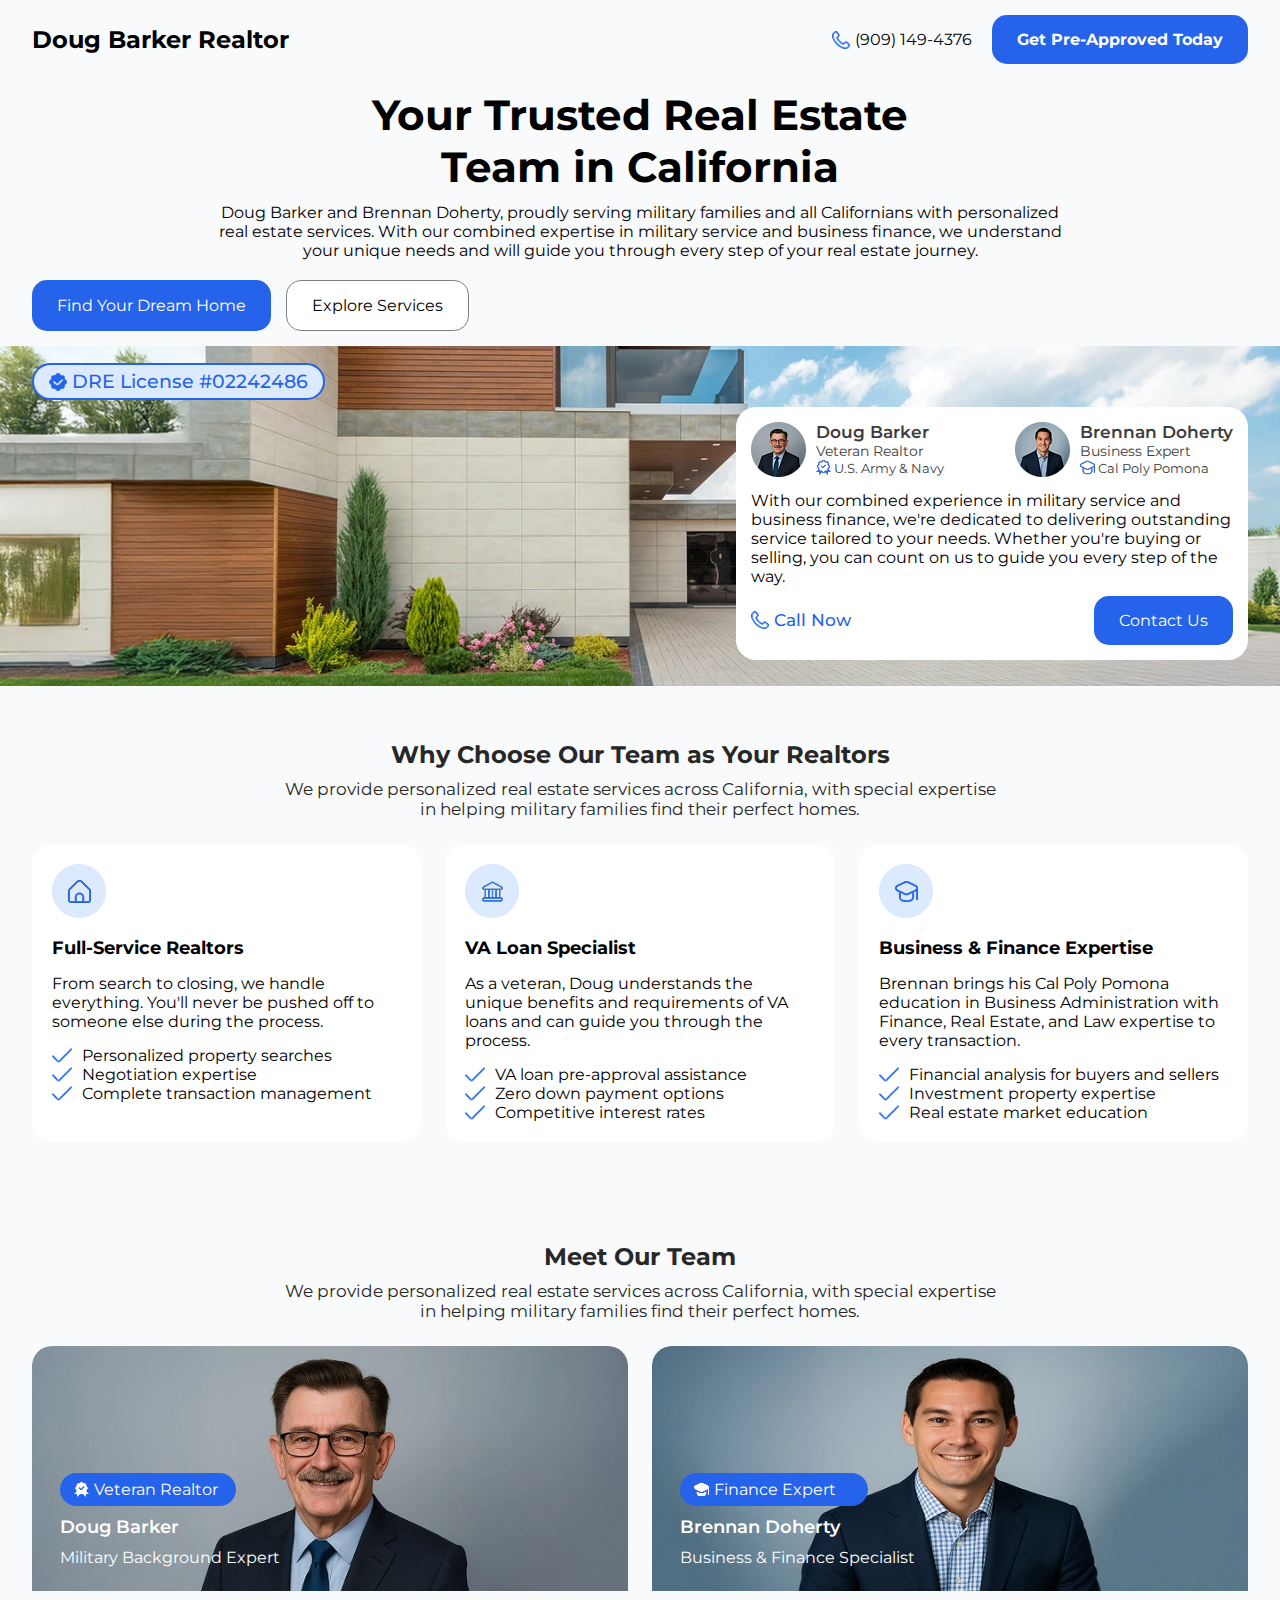
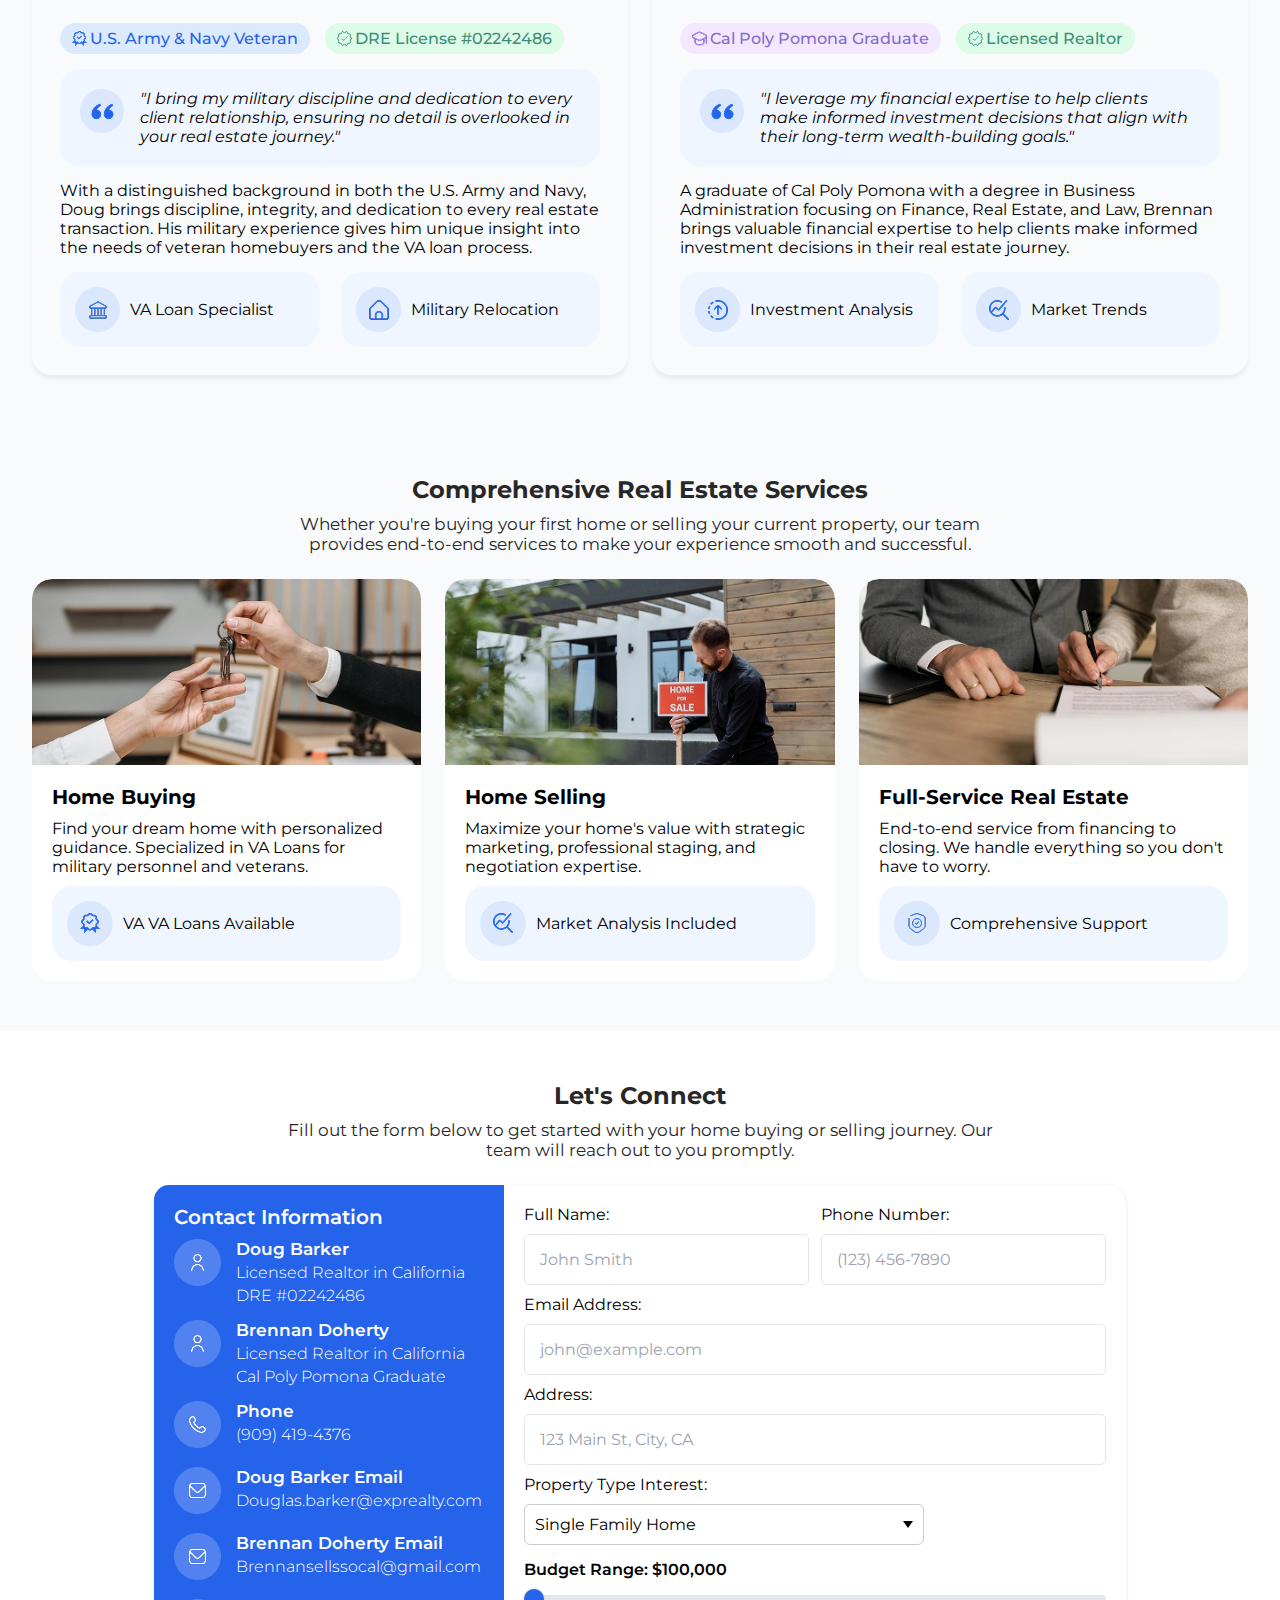
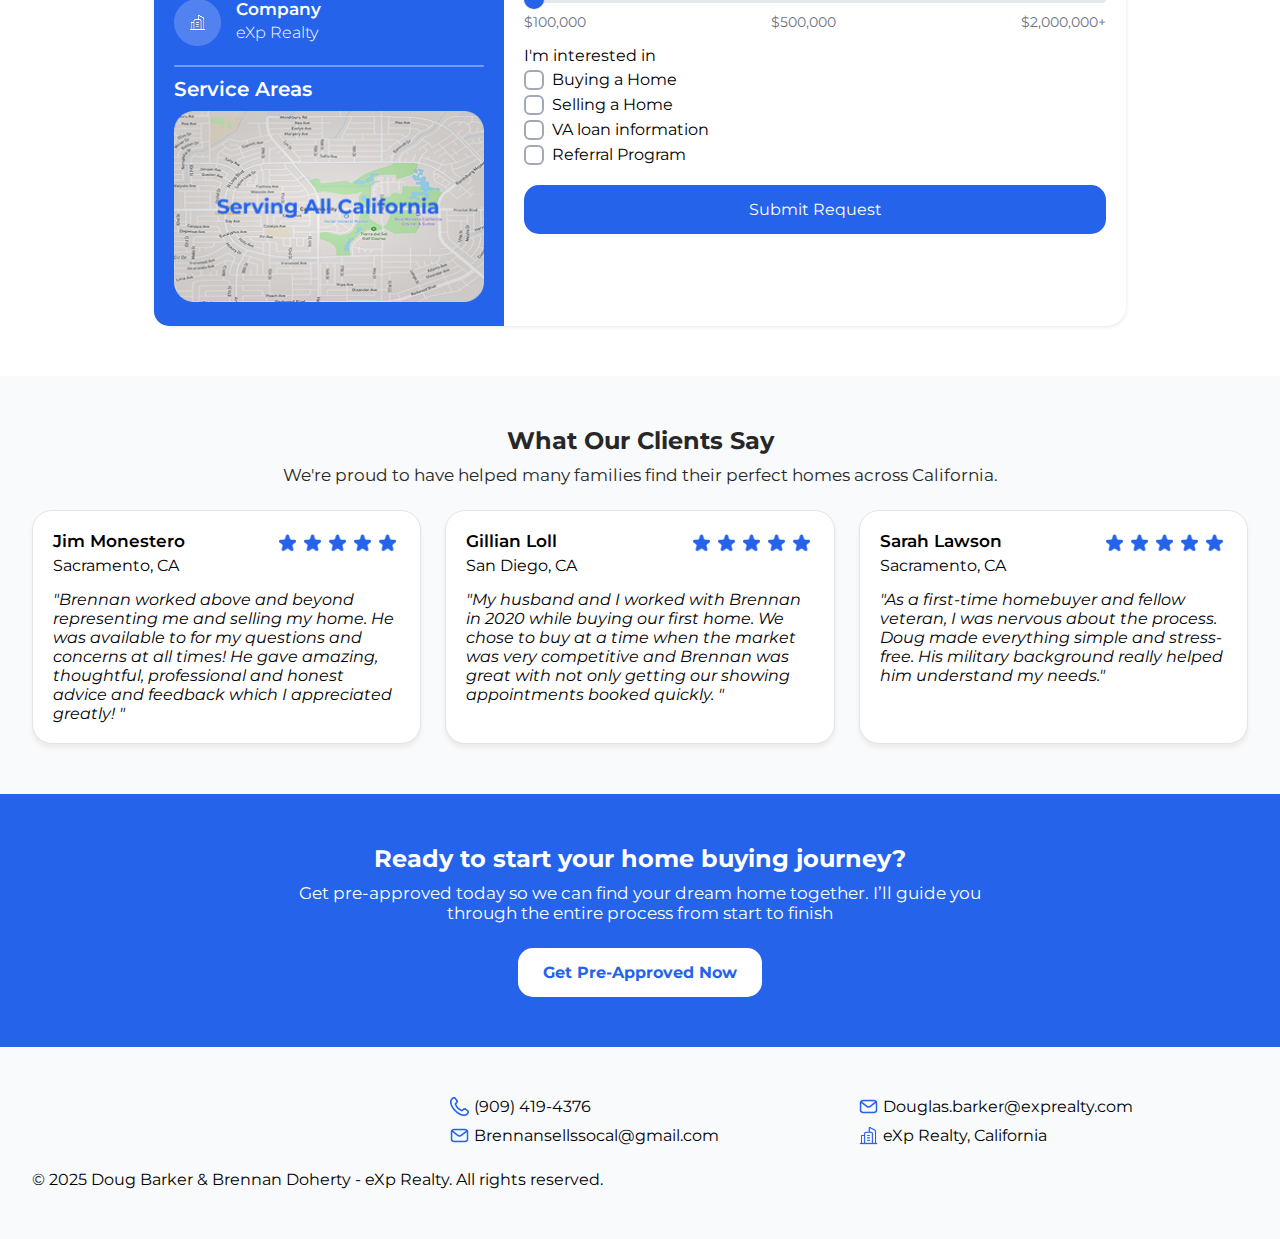
<file: index.html>
<!DOCTYPE html>
<html lang="en">
<head>
 <meta charset="UTF-8">
 <meta name="viewport" content="width=device-width, initial-scale=1.0">
 <title>VA Loans & Real Estate Services | Doug Barker Realtor</title>
 <link rel="stylesheet" href="./style.css">
 <link rel="stylesheet" href="./fonts/montserrat/stylesheet.css">
 <link rel="stylesheet" href="./resp-style.css">
 <meta name="description" content="Helping veterans buy and sell homes with VA loans and full-service real estate support in California.">
 <meta name="keywords" content="realtor california, realtor california city, California realtor, buy home California, sell home, veteran real estate agent, realtor riverside ca, realtor riverside,  Riverside real estate, best realtor san diego, short sale realtor san diego, best realtor san diego tim diamond - compass- sd home team, top realtor san diego, San Diego realtor,  Southern California, Orange County , realtor orange county, San Diego, San Bernardino County Riverside">
 <meta name="author" content="Doug Barker">
 <meta name="robots" content="index, follow">
</head>
<body>
 <div class="toolbar container">
  <h2>Doug Barker Realtor</h2>
  <div class="cta-cont">
   <div class="call-btn">
    <img class="icon" src="./img/icons/phone-icon.png" alt="phone icon">
    <a href="tel:+19091494376">(909) 149-4376</a>

   </div>
   <button>
     <a href="#connect">Get Pre-Approved Today</a>
   </button>
  </div>
 </div>
 <div class="header">
     <header>


          


          <div class="container">
          
           <h1>
            Your Trusted Real Estate Team in California
           </h1>
           <p>
            Doug Barker and Brennan Doherty, proudly serving military families
             and all Californians with personalized real estate services. With
              our combined expertise in military service and business finance,
               we understand your unique needs and will guide you through every
                step of your real estate journey.
           </p>
           <div class="btn-cont">
            <button>
               <a href="#connect">Find Your Dream Home</a>
            </button>
            <button class="sec-btn" for="services">
               
               <a href="#services">Explore Services</a>

          </button>
           </div>
          </div>
          <div class="header-img-container">
               <img src="./img/01background.webp" class="back-img" alt="background">
               <div class="dre-license">
                    <img class="icon" src="./img/icons/shield-trust.png" alt="shiled trust icon">
                    <h3>DRE License #02242486</h3>
                   </div>
          </div>
     

         </header>
         <div class="resp-header">
          <div class="container">
               <h2>
                    Your Trusted Real Estate Team in California
               </h2>
               <h3>Guiding military families and Californians home, together.</h3>
          </div>
          <div class="resp-header-img-cont">
               <img src="./img/rexp-background.webp" alt="image">
               <div class="dre-license">
                    <img class="icon" src="./img/icons/shield-trust.png" alt="shiled trust icon">
                    <h3>DRE License #02242486</h3>
                   </div>
          </div>
          <div class="container">
               <div class="resp-header-btn-cont">
                    <button>Get Pre-Approved Today</button>
                    <button class="sec-btn"><a href="#services" >Explore Services</a></button>
               </div>
          </div>
         </div>




         <div class="partners">
          <div class="partners-cont">
           <div class="partners-item">
            <div class="partners-item-img">
             <img src="./img/partner1.png" alt="partner img">
            </div>
            <div class="partners-item-cont">
             <h2>Doug Barker</h2>
             <h3>Veteran Realtor</h3>
             <h4>U.S. Army & Navy</h4>
            </div>
           </div>
           <div class="partners-item">
            <div class="partners-item-img">
             <img src="./img/partner2.png" alt="partner img">
            </div>
            <div class="partners-item-cont">
             <h2>Brennan Doherty</h2>
             <h3>Business Expert</h3>
             <h4>Cal Poly Pomona</h4>
            </div>
           </div>
          </div>
          <div class="partners-text-cont">
           <p>
            With our combined experience in military service and business finance,
             we're dedicated to delivering outstanding service tailored to your needs. Whether 
            you're buying or selling, you can count on us to guide you every step of the way.
           </p>
           <div class="partners-btn-cont">
            <div class="call-btn">
                 <img class="icon" src="./img/icons/phone-icon.png" alt="phone icon">
                 <p><a  href="tel:+19091494376">Call Now</a></p>
             
                </div>
            <button>
               <a href="#connect">Contact Us</a>
            </button>
           </div>
          </div>
         </div>
 </div>
 <section class="choose">
     <div class="container">
          <h2>Why Choose Our Team as Your Realtors</h2>
     <h3>
          We provide personalized real estate services across California, with
          special expertise in helping military families find their perfect homes.
     </h3>
     <div class="choose-items-cont">
          <div class="choose-item">
               <img src="./img/home.png" alt="home icon">
               <h4>Full-Service Realtors</h4>
               <p>
                    From search to closing, we handle everything. 
                    You'll never be pushed off to someone else during the process.
               </p>
               <ol>
                    <li>Personalized property searches</li>
                    <li>Negotiation expertise</li>
                    <li>Complete transaction management</li>
               </ol>
          </div>
          <div class="choose-item">
               <img src="./img/bank.png" alt="home icon">
               <h4>VA Loan Specialist</h4>
               <p>
                    As a veteran, Doug understands the unique benefits and requirements of 
                    VA loans and can guide you through the process.
               </p>
               <ol>
                    <li>VA loan pre-approval assistance</li>
                    <li>Zero down payment options</li>
                    <li>Competitive interest rates</li>
               </ol>
          </div>
          <div class="choose-item">
               <img src="./img/hat.png" alt="home icon">
               <h4>Business & Finance Expertise</h4>
               <p>
                    Brennan brings his Cal Poly Pomona education in Business Administration 
                    with Finance, Real Estate, and Law expertise to every transaction.
               </p>
               <ol>
                    <li>Financial analysis for buyers and sellers</li>
                    <li>Investment property expertise</li>
                    <li>Real estate market education</li>
               </ol>
          </div>
     </div>
     </div>
 </section>
 <section class="team">
     <div class="container">
          <h2>Meet Our Team</h2>
          <h3>
               We provide personalized real estate services across California,
               with special expertise in helping military families find their perfect homes.
          </h3>
          <div class="team-cont">
               <div class="team-item">
                    <div class="team-item-img">
                         <img class="partner-img" src="./img/partner1img.webp" alt="partner image">
                         <div class="team-img-text-cont">
                              <div class="team-img-text-role">
                                   <img src="./img/icons/badget-check-01.png" alt="">
                                   <p>Veteran Realtor</p>
                              </div>
                              <h4>Doug Barker</h4>
                              <h5>Military Background Expert</h5>
                         </div>
                    </div>
                    <div class="team-item-cont">
                         <div class="benefits">
                              <div class="benefit">
                                   <p>U.S. Army & Navy Veteran</p>
                              </div>
                              <div class="benefit">
                                   <p>DRE License #02242486</p>
                              </div>
                         </div>
                         <div class="message">
                              <img src="./img/quotes.png" alt="quotes">
                              <p>
                                   "I bring my military discipline and dedication to every client relationship,
                               ensuring no detail is overlooked in your real estate journey."
                              </p>
                         </div>
                         <div class="description">
                              With a distinguished background in both the U.S. Army and Navy, Doug
                               brings discipline, integrity, and dedication to every real estate 
                               transaction. His military experience gives him unique
                               insight into the needs of veteran homebuyers and the VA loan process.
                         </div>
                         <div class="spec-cont">
                              <div class="spec-item">
                                   <img src="./img/icons/bank.png" alt="bank icon">
                                   <p>VA Loan Specialist</p>
                              </div>
                              <div class="spec-item">
                                   <img src="./img/icons/home.png" alt="bank icon">
                                   <p>Military Relocation</p>
                              </div>
                         </div>
                    </div>
               </div>
               <div class="team-item">
                    <div class="team-item-img">
                         <img class="partner-img" src="./img/partner2img.webp" alt="partner image">
                         <div class="team-img-text-cont">
                              <div class="team-img-text-role">
                                   <img src="./img/icons/hat-01.png" alt="">
                                   <p>Finance Expert</p>
                              </div>
                              <h4>Brennan Doherty</h4>
                              <h5>Business & Finance Specialist</h5>
                         </div>
                    </div>
                    <div class="team-item-cont">
                         <div class="benefits">
                              <div class="benefit">
                                   <p>Cal Poly Pomona Graduate</p>
                              </div>
                              <div class="benefit">
                                   <p>Licensed Realtor</p>
                              </div>
                         </div>
                         <div class="message">
                              <img src="./img/quotes.png" alt="quotes">
                              <p>
                                   "I leverage my financial expertise to help clients make informed investment 
                                   decisions that align with their long-term wealth-building goals."
                              </p>
                         </div>
                         <div class="description">
                              A graduate of Cal Poly Pomona with a degree in Business Administration 
                              focusing on Finance, Real Estate, and Law, Brennan brings valuable financial expertise
                               to help clients make informed investment decisions in their real estate journey.
                         </div>
                         <div class="spec-cont">
                              <div class="spec-item">
                                   <img src="./img/icons/analyis.png" alt="bank icon">
                                   <p>Investment Analysis</p>
                              </div>
                              <div class="spec-item">
                                   <img src="./img/icons/analyis2.png" alt="bank icon">
                                   <p>Market Trends</p>
                              </div>
                         </div>
                    </div>
               </div>
          </div>
     </div>
 </section>
 <section id="services" class="services">
     <div class="container">
          <h2>Comprehensive Real Estate Services</h2>
          <h3>
               Whether you're buying your first home or selling your current property, our team 
               provides end-to-end services to make your experience smooth and successful.
          </h3>
          <div class="services-cont">
               <div class="service-item">
                    <div class="service-img">
                         <img src="./img/service01.webp" alt="service img">
                    </div>
                    <div class="service-cont">
                         <h4>Home Buying</h4>
                         <p>
                              Find your dream home with personalized guidance. 
                              Specialized in VA Loans for military personnel and veterans.
                         </p>
                         <div class="spec-cont">
                              <div class="spec-item">
                                   <img src="./img/icons/service-icon01.png" alt="verified icon">
                                   <p>VA VA Loans Available</p>
                              </div>
                         </div>
                    </div>
               </div>
               <div class="service-item">
                    <div class="service-img">
                         <img src="./img/service02.webp" alt="service img">
                    </div>
                    <div class="service-cont">
                         <h4>Home Selling</h4>
                         <p>
                              Maximize your home's value with strategic marketing, 
                              professional staging, and negotiation expertise.
                         </p>
                         <div class="spec-cont">
                              <div class="spec-item">
                                   <img src="./img/icons/service-icon02.png" alt="analysis icon">
                                   <p>Market Analysis Included</p>
                              </div>
                         </div>
                    </div>
               </div>
               <div class="service-item">
                    <div class="service-img">
                         <img src="./img/service03.webp" alt="service img">
                    </div>
                    <div class="service-cont">
                         <h4>Full-Service Real Estate</h4>
                         <p>
                              End-to-end service from financing to closing. 
                              We handle everything so you don't have to worry.
                         </p>
                         <div class="spec-cont">
                              <div class="spec-item">
                                   <img src="./img/icons/service-icon03.png" alt="support icon">
                                   <p>Comprehensive Support</p>
                              </div>
                         </div>
                    </div>
               </div>
          </div>
     </div>
 </section>
 <section id="connect" class="connect">
     <div class="container">
          <h2>Let's Connect</h2>
          <h3>
               Fill out the form below to get started with your
                home buying or selling journey. Our team will reach out to you promptly.
          </h3>
          <div class="contact">
               <div class="contact-information">
                    <h2>Contact Information</h2>
                    <div class="contact-items-cont">
                         <div class="contact-item">
                              <div class="contact-icon">
                                   <img src="./img/icons/contact-user.png" alt="user">
                              </div>
                              <div class="contact-text">
                                   <h3>Doug Barker</h3>
                                   <h4>Licensed Realtor in California</h4>
                                   <b>DRE #02242486</b>
                              </div>
                         </div>
                         <div class="contact-item">
                              <div class="contact-icon">
                                   <img src="./img/icons/contact-user.png" alt="user">
                              </div>
                              <div class="contact-text">
                                   <h3>Brennan Doherty</h3>
                                   <h4>Licensed Realtor in California</h4>
                                   <b>Cal Poly Pomona Graduate</b>
                              </div>
                         </div>
                         <div class="contact-item">
                              <div class="contact-icon">
                                   <img src="./img/icons/contact-phone.png" alt="phone">
                              </div>
                              <div class="contact-text">
                                   <h3>Phone</h3>
                                   <h4>(909) 419-4376</h4>
                              </div>
                         </div>
                         <div class="contact-item">
                              <div class="contact-icon">
                                   <img src="./img/icons/contact-email.png" alt="email">
                              </div>
                              <div class="contact-text">
                                   <h3>Doug Barker Email</h3>
                                   <h4>Douglas.barker@exprealty.com</h4>
                              </div>
                         </div>
                         <div class="contact-item">
                              <div class="contact-icon">
                                   <img src="./img/icons/contact-email.png" alt="email">
                              </div>
                              <div class="contact-text">
                                   <h3>Brennan Doherty Email</h3>
                                   <h4>Brennansellssocal@gmail.com</h4>
                              </div>
                         </div>
                         <div class="contact-item">
                              <div class="contact-icon">
                                   <img src="./img/icons/contact-company.png" alt="company">
                              </div>
                              <div class="contact-text">
                                   <h3>Company</h3>
                                   <h4>eXp Realty</h4>
                              </div>
                         </div>
                    </div>
                    <hr>
                    <h2 class="map">Service Areas</h2>
                    <img src="./img/map.png" class="contact-map" alt="map">
               </div>
               <div class="contact-from">
                    <form  id="contactForm">
                         <div class="input-cont">
                              <label>
                                   Full Name: <br>
                                   <input type="text" name="fullName" placeholder="John Smith">

                              </label>
                              <label>
                                   Phone Number: <br>
                                   <input type="text" name="phoneNumber" placeholder="(123) 456-7890">

                              </label>
                         </div>
                         <label>
                              Email Address: <br>
                              <input type="email" name="emailAddress" placeholder="john@example.com">

                         </label>
                         <label>
                              Address: <br>
                              <input type="text" name="address" placeholder="123 Main St, City, CA">

                         </label>
                         
                         <div class="custom-select-wrapper">
                              <label for="propertyType">Property Type Interest:</label><br>
                              <div class="custom-select">
                                <select id="propertyType" name="propertyType">
                                  <option>Single Family Home</option>
                                  <option>Condo</option>
                                  <option>Townhouse</option>
                                  <option>Multi-Family</option>
                                </select>
                              </div>
                            </div>
                            
                         

                            <div class="budget-range">
                              <label for="budget">Budget Range: <span id="budgetValue">$100,000</span></label>
                              <input type="range" id="budget" name="budget" min="100000" max="2000000" step="10000" value="100000">
                              
                              <div class="range-labels">
                                <span>$100,000</span>
                                <span>$500,000</span>
                                <span>$2,000,000+</span>
                              </div>
                            </div>

                          
                            <div class="interested">
                              I'm interested in <br>
                            
                              <label class="custom-checkbox">
                                <input type="checkbox" name="interest[]" value="Buying a Home">
                                <span class="checkmark"></span>
                                Buying a Home
                              </label>
                            
                              <label class="custom-checkbox">
                                <input type="checkbox" name="interest[]" value="Selling a Home">
                                <span class="checkmark"></span>
                                Selling a Home
                              </label>
                            
                              <label class="custom-checkbox">
                                <input type="checkbox" name="interest[]" value="VA loan information">
                                <span class="checkmark"></span>
                                VA loan information
                              </label>
                            
                              <label class="custom-checkbox">
                                <input type="checkbox" name="interest[]" value="Referral Program">
                                <span class="checkmark"></span>
                                Referral Program
                              </label>
                            </div>
                            
                            
                            
                           <button  type="submit">Submit Request</button>
                           <div id="formStatus"></div>
                            
                    </form>
               </div>
          </div>
     </div>
 </section>
 <section class="reviews">
     <div class="container">
          <h2>What Our Clients Say</h2>
          <h3>
               We're proud to have helped many families
               find their perfect homes across California.
          </h3>
          <div class="reviews-cont">
               <div class="review-item">
                    <div class="review-header-cont">
                         <div>
                              <b>Jim Monestero</b>
                              <p>Sacramento, CA</p>
                         </div>
                         <img src="./img/stars.png" alt="stars">
                    </div>
                    <i>
                         "Brennan worked above and beyond representing me and selling 
                         my home. He was available to for my questions and concerns 
                         at all times! He gave amazing, thoughtful, 
                         professional and honest advice and feedback which I appreciated greatly! "
                    </i>
               </div>
               <div class="review-item">
                    <div class="review-header-cont">
                         <div>
                              <b>Gillian Loll</b>
                              <p>San Diego, CA</p>
                         </div>
                         <img src="./img/stars.png" alt="stars">
                    </div>
                    <i>
                         "My husband and I worked with Brennan in 2020 while buying
                          our first home. We chose to buy at a time when the market
                           was very competitive and Brennan was great with not only
                            getting our showing appointments booked quickly. "
                    </i>
               </div>
               <div class="review-item">
                    <div class="review-header-cont">
                         <div>
                              <b>Sarah Lawson </b>
                              <p>Sacramento, CA</p>
                         </div>
                         <img src="./img/stars.png" alt="stars">
                    </div>
                    <i>
                         "As a first-time homebuyer and fellow veteran, I was nervous
                          about the process. Doug made everything simple 
                         and stress-free. His military background really 
                         helped him understand my needs."
                    </i>
               </div>
          </div>
     </div>
 </section>
 <section class="cta">
     <div class="container">
          <h2>Ready to start your home buying journey?</h2>
          <h3>
               Get pre-approved today so we can find your dream home together.
                I’ll guide you through the entire process from start to finish
          </h3>
          <button>
               <a href="#connect">Get Pre-Approved Now</a>
          </button>
     </div>
 </section>
 <footer>
     <div class="container">
          <div class="footer-info">
               <div class="footer-item">
                    <img src="./img/icons/footer/phone.png" alt="phone">
                    <p>(909) 419-4376</p>
               </div>
               <div class="footer-item">
                    <img src="./img/icons/footer/mail.png" alt="mail">
                    <p>Douglas.barker@exprealty.com</p>
               </div>
               <div class="footer-item">
                    <img src="./img/icons/footer/mail.png" alt="mail">
                    <p>Brennansellssocal@gmail.com</p>
               </div>
               <div class="footer-item">
                    <img src="./img/icons/footer/city.png" alt="company">
                    <p>eXp Realty, California</p>
               </div>
          </div>
          <p>© 2025 Doug Barker & Brennan Doherty - eXp Realty. All rights reserved.</p>
     </div>
 </footer>

 <script>
     const budgetInput = document.getElementById("budget");
     const budgetValueDisplay = document.getElementById("budgetValue");
   
     const formatCurrency = (num) => {
       return "$" + Number(num).toLocaleString();
     };
   
     budgetInput.addEventListener("input", () => {
       budgetValueDisplay.textContent = formatCurrency(budgetInput.value);
     });



     const form = document.getElementById("contactForm");
  const status = document.getElementById("formStatus");

  form.addEventListener("submit", async function (e) {
    e.preventDefault(); // Չթողնի էջը refresh անի

    const formData = new FormData(form);

    try {
      const response = await fetch("https://formspree.io/f/moveygwz", {
        method: "POST",
        headers: {
          'Accept': 'application/json'
        },
        body: formData
      });

      if (response.ok) {
        status.textContent = "✅ Message sent successfully!";
        setTimeout(() => {
          status.textContent = "";
          }, 3000);
        form.reset();
      } else {
        status.textContent = "❌ Something went wrong. Please try again.";
        setTimeout(() => {
          status.textContent = "";
          }, 3000);
      }
    } catch (error) {
      status.textContent = "⚠️ Network error. Please check your connection.";
      setTimeout(() => {
          status.textContent = "";
          }, 3000);
    }
  });
   </script>
   
</body>
</html>
</file>
<file: style.css>
* {
 margin: 0;
 padding: 0;
 box-sizing: border-box;
 font-family: 'Montserrat';
}
:root {
 --blue: #2563EB;
 --white: #ffffff;
 --btn-border-radius: 15px;
 --blue-hover: #4982FE;
 --black: #000000;
 --light-blue: #DBEAFE;
 --gary: #808080;
 --dark-gary: #3C3C3D;
 --black-gray: #272727;
}
html {
  scroll-behavior: smooth;
}
body {
 background-color: #F9FAFB;
}
a, p {
 font-size: 16px;
 text-decoration: none;
}
h2 {
 font-size: 24px;
}
.container {
 width: 95%;
 margin: auto;
}
button {
 padding: 15px 25px;
 background-color: var(--blue);
 border-radius: var(--btn-border-radius);
 color: var(--white);
 border: none;
 font-weight: 400;
 font-size: 16px;
 cursor: pointer;
 transition: all 0.25s ease-in;
}
button:hover {
 background-color: var(--blue-hover);
}
.sec-btn {
 background-color: var(--white);
 color: var(--black);
 border: 1px solid var(--gary);
}
.sec-btn:hover {
 background-color: var(--light-blue);
}
.sec-btn a {
  border: none;
  transition: all 0.25s ease-in;
  color: black;
}
button a {
  color: white;
}
.sec-btn:hover a {
  background-color: var(--light-blue);
 }
.icon {
 width: 18px;
}

.resp-header-img-cont img {
  width: 100%;
}
.resp-header h2 {
  font-size: 27px;
  text-align: center;
  width: 65%;
  margin: auto;
  padding-top: 25px;
}
.resp-header .container h3 {
  font-weight: 400;
  width: 80%;
  margin: auto;
  padding: 5px 0 15px;
  font-size: 17px;
  text-align: center;
}
.resp-header-img-cont {
  position: relative;
}
.resp-header-img-cont .dre-license img {
  width: 23px;
}
.resp-header-img-cont .dre-license {
  position: absolute;
  bottom: 25px;
  right: 2.5%;
}
.resp-header-btn-cont {
  width: 88%;
  margin: auto;
  display: flex;
  justify-content: space-between;
  padding: 15px 0 0 0;
}
.resp-header-btn-cont button:last-child {
  background-color: var(--white);
  color: black;
  border: 1px solid #808080;
}
.resp-header {
  display: none;
}
.resp-header-btn-cont button {
  width: 49%;
}
.toolbar {
 display: flex;
 justify-content: space-between;
 align-items: center;
 padding: 15px 0;
}
.cta-cont {
 display: flex;
 justify-content: flex-end;
 width: 45%;
 align-items: center;
}
.call-btn {
 display: flex;
 align-items: center;
}
.call-btn .icon, .dre-license .icon   {
 display: inline-block;
 margin-right: 5px;
}
.call-btn a {
 color: var(--black);
}
.toolbar button {
 font-weight: bold;
 margin-left: 20px;
}
.btn-cont button:first-child {
 margin-right: 15px;
}
.dre-license {
 display: flex;
 align-items: center;
 background-color: var(--light-blue);
 border-radius: 50px;
 width: fit-content;
 border: 2px solid var(--blue);
 padding: 5px 15px;
}
.dre-license h3 {
 color: var(--blue);
 font-weight: 500;
}
h1 {
  font-size: 42px;
  width: 49%;
  margin: 10px auto;
  text-align: center;
}
header .container p {
  width: 70%;
  margin: 10px auto;
  text-align: center;
}
.btn-cont {
  width: 42%;
  display: flex;
  justify-content: flex-start;
  padding: 10px 0 15px 0;
}
.header {
 position: relative;
}
.header-img-container {
  position: relative;
}
.header-img-container .dre-license {
  position: absolute;
  top: 5%;
  left: 2.5%;
}
img.back-img {
  width: 100%;
}
.partners {
 position: absolute;
 bottom: 5%;
 right: 2.5%;
 width: 35%;
 background-color: var(--white);
 border-radius: 20px;
 padding: 15px;
}
.partners-item h2 {
 font-size: 17px;
 font-weight: 600;
 color: var(--dark-gary);
}
.partners-item h3 {
 font-size: 14px;
 font-weight: 400;
 color: var(--dark-gary);
}
.partners-item h4 {
 font-size: 13px;
 font-weight: 400;
 color: var(--dark-gary);
 display: flex;
 align-items: center;
}
.partners-item {
 display: flex;
}
.partners-item-img {
 margin-right: 10px;
}
.partners-cont {
 display: flex;
 justify-content: space-between;
}
.partners-text-cont p {
 margin: 10px 0;
}
.partners-btn-cont {
 display: flex;
 justify-content: space-between;
 align-items: center;
}
.partners-btn-cont .call-btn p a {
 color: var(--blue);
 font-weight: 500;
 font-size: 17px;
}
.partners-item h4::before {
 width: 15px;
 height: 15px;
 display: inline-block;
 content: "";
 background-image: url(./img/icons/badget-check.png);
 margin-right: 3px;
 background-repeat: no-repeat;
 background-size: contain;
}
.partners-item:last-child h4::before {
 background-image: url(./img/icons/hat.png);
}

section h2 {
 color: var(--black-gray);
 text-align: center;
 margin-bottom: 10px;
}
section h3 {
 width: 60%;
 margin: auto;
 color: var(--black-gray);
 font-weight: 400;
 font-size: 17px;
 text-align: center;
 margin-bottom: 25px;
}
section {
 padding: 50px 0;
}


ol {
 list-style: none;
 padding-left: 0;
}

ol li {
 position: relative;
 padding-left: 30px;
}

ol li::before {
 content: '';
 position: absolute;
 left: 0;
 top: 50%;
 transform: translateY(-50%); 
 width: 20px; 
 height: 20px; 
 background-image: url('./img/icons/check.png');
 background-size: cover; 
 background-repeat: no-repeat;
}


.choose-item h4 {
 font-size: 18px;
 color: var(--black-gary);
 margin: 15px 0;
}
.choose-item p {
 margin-bottom: 15px;
}
.choose-item {
 width: 32%;
 padding: 20px;
 background-color: var(--white);
 border-radius: 20px;
 transition: all 0.25s ease-in;
}
.choose-item:hover {
  transform: translateY(-10px);
}
.choose-items-cont {
 display: flex;
 justify-content: space-between;
}

.team-item-img .partner-img {
 width: 100%;
}
.team-item-img {
 border-top-left-radius: 20px;
 border-top-right-radius: 20px;
 position: relative;
 overflow: hidden;
}
.team-img-text-cont {
 position: absolute;
 bottom: 28px;
 left: 28px;
 color: white;
}
.team-item {
 width: 49%;
}

.team-img-text-role {
 display: flex;
 background-color: var(--blue);
 padding: 7px 14px;
 border-radius: 31px;
 justify-content: flex-start;
 align-items: center;
 width: 80%;
}
.team-img-text-role img {
 width: 15px;
 height: 15px;
 display: inline-block;
 margin-right: 5px;
}
.team-img-text-cont h4 {
 font-size: 18px;
 font-weight: 600;
 margin: 10px 0;
}
.team-img-text-cont h5 {
 font-size: 16px;
 font-weight: 400;
}

.team-item-cont {
 border-bottom-left-radius: 20px;
 border-bottom-right-radius: 20px;
 box-shadow: 0 4px 4px #EBEBEC;
 padding: 28px;
}

.team-item-cont .benefits .benefit p::before{
 width: 15px;
 height: 15px;
 display: inline-block;
 content: "";
 background-image: url(./img/icons/badget-check.png);
 margin-right: 3px;
 background-repeat: no-repeat;
 background-size: contain;
}
.benefit:last-child p::before {
 background-image: url(./img/icons/badget-check-02.png) !important;
}
.benefit p {
 display: flex;
 align-items: center;
}
.benefit {
 padding: 6px 12px;
 border-radius: 25px;
}
.benefit:first-child {
 background-color: var(--light-blue);
 color: var(--blue);
 margin-right: 15px;
}
.benefit:last-child {
 background-color: #DCFCE7;
 color: #3C8E79;
}
.benefit p {
 color: var(--black-gary);
 font-weight: 500;
}
.team-item-cont .message {
 color: var(--black-gary);
}
.benefits {
 display: flex;
 justify-content: flex-start;
}
.team-item:last-child .team-item-cont .benefits .benefit:first-child p::before {
 background-image: url(./img/icons/hat-02.png) !important;
}
.team-item:last-child .team-item-cont .benefits .benefit:first-child {
 background-color: #F3E8FF;
 color: #826CCD;
}
.message {
 margin: 15px 0;
 background-color: #EFF6FF;
 font-style: italic;
 padding: 20px;
 border-radius: 20px;
 display: flex;
 justify-content: space-between;
}
.message img {
 width: 44px;
 height: 44px;
}
.message p{
 width: 88%;
}
.description {
 margin-bottom: 15px;
}
.spec-item {
 padding: 15px;
 border-radius: 20px;
 background-color: #EFF6FF;
 display: flex;
 font-size: 18px;
 align-items: center;
 width: 48%;
}
.spec-item img {
 display: inline-block;
 margin-right: 10px;
}
.spec-cont {
 display: flex;
 justify-content: space-between;
}
.team-cont {
 display: flex;
 justify-content: space-between;
}
.team-item {
 width: 49%;
 display: flex;
 flex-direction: column;
}
.team-item-cont {
 flex: 1;
 display: flex;
 flex-direction: column;
 justify-content: space-between;
}
.services-cont {
  display: flex;
  justify-content: space-between;
  flex-wrap: wrap;
}

.service-item {
  width: 32%;
  display: flex;
  flex-direction: column;
  background-color: var(--white);
  border-radius: 20px;
  overflow: hidden;
  min-height: 400px; 
}

.service-img {
  border-top-left-radius: 20px;
  border-top-right-radius: 20px;
  overflow: hidden;
}

.service-img img {
  width: 100%;
}

.service-cont {
  padding: 20px;
  background-color: var(--white);
  border-bottom-left-radius: 20px;
  border-bottom-right-radius: 20px;
  margin-top: -5px;
  display: flex;
  flex-direction: column;
  flex-grow: 1;
  justify-content: space-between; 
}

.service-item .spec-item {
  width: 100%;
}

.service-cont h4 {
  font-size: 20px;
}

.service-cont p {
  margin: 10px 0;
}


.connect {
 background-color: var(--white);
}
.contact {
 width: 80%;
 margin: auto;
 border-radius: 20px;
 display: flex;
 box-shadow: 0px 1px 4px #E4E6EA;
}
.contact-information {
 width: 36%;
 background-color: var(--blue);
 border-top-left-radius: 15px;
 border-bottom-left-radius: 15px;
 padding: 20px;
 color: white;
}
.contact-map {
 width: 100%;
}
.contact-information h2 {
 color: var(--white);
 font-size: 20px;
 text-align: left;
 font-weight: 600;
}
.contact-item {
 display: flex;
 justify-content: flex-start;
 margin-bottom: 15px;
}
.contact-text {
 margin-left: 15px;
}
.contact-text h3 {
 color: var(--hite);
 text-align: left;
 margin: 0;
 font-size: 17px;
 font-weight: 600;
 width: 100%;
}
.contact-text h4, .contact-text b {
 font-weight: 300;
 font-size: 16px;
}
.contact-text h4 {
 margin: 4px 0;
}
hr {
 background-color: #709DFF;
 color: #709DFF;
 height: 2px;
 border: none;
 border-radius: 25px;
 margin: 10px 0;
}
.contact-from {
 padding: 20px;
}

label {
 font-size: 16px;
}
label input, select {
 margin: 10px 0;
 padding: 15px;
 border-radius: 5px;
 border: 1px solid #E4E6EA;
 font-size: 16px;
}
input::placeholder {
 color: #9CA3AF;
 font-size: 16px;
}
label input:focus {
 outline: none;
 border: 2px solid var(--blue); 
}
.input-cont {
 display: flex;
 justify-content: space-between;
 width: 100%;
}

.contact-from {
 padding: 20px;
 width: 64%;
}
.input-cont label {
 width: 49%;
}
input, select
 {
 width: 100%;
}
select {
 margin-bottom: 0;
}
.budget-range {
 width: 100%;
 margin: 15px auto;
 font-family: sans-serif;
}
form button {
 width: 100%;
 margin-top: 15px;
}
.budget-range label {
 display: block;
 margin-bottom: 10px;
 font-weight: 600;
}

.budget-range input[type="range"] {
 -webkit-appearance: none;
 width: 100%;
 height: 8px;
 border-radius: 5px;
 background: #e4e7eb;
 outline: none;
 margin-bottom: 10px;
}

.budget-range input[type="range"]::-webkit-slider-thumb {
 -webkit-appearance: none;
 appearance: none;
 width: 20px;
 height: 20px;
 border-radius: 50%;
 background: #2563eb; 
 cursor: pointer;
 box-shadow: 0 0 2px rgba(0,0,0,0.3);
 transition: background 0.3s ease;
}

.budget-range input[type="range"]::-moz-range-thumb {
 width: 20px;
 height: 20px;
 border-radius: 50%;
 background: #2563eb;
 cursor: pointer;
 box-shadow: 0 0 2px rgba(0,0,0,0.3);
}

.range-labels {
 display: flex;
 justify-content: space-between;
 font-size: 14px;
 color: #6b7280;
}

.interested label {
 display: flex;
 justify-content: flex-start;
 align-items: center;
}
.interested input {
 border-radius: 21px;
 margin-right: 10px;
}


input[type="checkbox"] {
 width: 20px;
 height: 20px;
 accent-color: var(--blue); 
 cursor: pointer;
}
.custom-checkbox {
 display: flex;
 align-items: center;
 gap: 8px;
 cursor: pointer;
 user-select: none;
 margin: 5px 0;
}

.custom-checkbox input[type="checkbox"] {
 display: none;
}

.custom-checkbox .checkmark {
 width: 20px;
 height: 20px;
 border: 2px solid #A2A8B4;
 border-radius: 6px; /* ← rounded corners */
 background-color: white;
 display: inline-block;
 position: relative;
 transition: all 0.2s ease;
}

.custom-checkbox input[type="checkbox"]:checked + .checkmark {
 background-color: var(--blue);
 border-color: var(--blue);
}

.custom-checkbox input[type="checkbox"]:checked + .checkmark::after {
 content: "";
 position: absolute;
 left: 5px;
 top: 0px;
 width: 4px;
 height: 10px;
 border: solid white;
 border-width: 0 2px 2px 0;
 transform: rotate(45deg);
}
.custom-select {
 position: relative;
 display: inline-block;
 width: 100%;
 max-width: 400px;
}

.custom-select select {
 width: 100%;
 padding: 10px;
 font-size: 16px;
 border: 1px solid #ccc;
 border-radius: 6px;
 appearance: none;
 -webkit-appearance: none;
 -moz-appearance: none;
 background-color: white;
 background-image: url("data:image/svg+xml;charset=US-ASCII,%3Csvg xmlns='http://www.w3.org/2000/svg' width='10' height='7'%3E%3Cpath fill='black' d='M0 0l5 7 5-7z'/%3E%3C/svg%3E");
 background-repeat: no-repeat;
 background-position: right 10px center;
 background-size: 10px;
 cursor: pointer;
}
.review-item {
 width: 32%;
 background-color: var(--white);
 border-radius: 20px;
 padding: 20px;
 border: 1px solid #E4E4E4;
 box-shadow: 0 4px 4px #EBEBEC;
 transition: all 0.25s ease-in;
}
.review-item:hover {
  transform: translateY(-10px);
}
.review-header-cont {
 display: flex;
 justify-content: space-between;
 margin-bottom: 15px;
}
.review-item img {
 height: 25px;
}
.review-item b {
 font-size: 17px;
 font-weight: 600;
 margin-bottom: 5px;
 display: block;
}
.reviews-cont {
 display: flex;
 justify-content: space-between;
}
section.cta {
 background-color: var(--blue);
 text-align: center;
}
.cta h2, .cta h3 {
 color: white;
}
.cta button, .cta button a {
  background-color: white;
  color: var(--blue);
  font-weight: 700;
}
footer {
 padding: 50px 0;
}
.footer-item img {
 width: 19px;
 display: inline-block;
 margin-right: 5px;
}
.footer-item {
 display: flex;
 align-items: center;
 margin-left: 20px;
}
.footer-info {
 display: flex;
 justify-content: right;
 margin-bottom: 15px;
}
</file>
<file: fonts/montserrat/stylesheet.css>
@font-face {
    font-family: 'Montserrat';
    src: url('Montserrat-Thin.woff2') format('woff2'),
        url('Montserrat-Thin.woff') format('woff');
    font-weight: 100;
    font-style: normal;
    font-display: swap;
}

@font-face {
    font-family: 'Montserrat';
    src: url('Montserrat-ThinItalic.woff2') format('woff2'),
        url('Montserrat-ThinItalic.woff') format('woff');
    font-weight: 100;
    font-style: italic;
    font-display: swap;
}

@font-face {
    font-family: 'Montserrat';
    src: url('Montserrat-Black.woff2') format('woff2'),
        url('Montserrat-Black.woff') format('woff');
    font-weight: 900;
    font-style: normal;
    font-display: swap;
}

@font-face {
    font-family: 'Montserrat';
    src: url('Montserrat-SemiBold.woff2') format('woff2'),
        url('Montserrat-SemiBold.woff') format('woff');
    font-weight: 600;
    font-style: normal;
    font-display: swap;
}

@font-face {
    font-family: 'Montserrat';
    src: url('Montserrat-SemiBoldItalic.woff2') format('woff2'),
        url('Montserrat-SemiBoldItalic.woff') format('woff');
    font-weight: 600;
    font-style: italic;
    font-display: swap;
}

@font-face {
    font-family: 'Montserrat';
    src: url('Montserrat-ThinItalic.woff2') format('woff2'),
        url('Montserrat-ThinItalic.woff') format('woff');
    font-weight: 100;
    font-style: italic;
    font-display: swap;
}

@font-face {
    font-family: 'Montserrat';
    src: url('Montserrat-BlackItalic.woff2') format('woff2'),
        url('Montserrat-BlackItalic.woff') format('woff');
    font-weight: 900;
    font-style: italic;
    font-display: swap;
}

@font-face {
    font-family: 'Montserrat';
    src: url('Montserrat-Thin.woff2') format('woff2'),
        url('Montserrat-Thin.woff') format('woff');
    font-weight: 100;
    font-style: normal;
    font-display: swap;
}

@font-face {
    font-family: 'Montserrat';
    src: url('Montserrat-BoldItalic.woff2') format('woff2'),
        url('Montserrat-BoldItalic.woff') format('woff');
    font-weight: bold;
    font-style: italic;
    font-display: swap;
}

@font-face {
    font-family: 'Montserrat';
    src: url('Montserrat-Medium.woff2') format('woff2'),
        url('Montserrat-Medium.woff') format('woff');
    font-weight: 500;
    font-style: normal;
    font-display: swap;
}

@font-face {
    font-family: 'Montserrat';
    src: url('Montserrat-Italic.woff2') format('woff2'),
        url('Montserrat-Italic.woff') format('woff');
    font-weight: normal;
    font-style: italic;
    font-display: swap;
}

@font-face {
    font-family: 'Montserrat';
    src: url('Montserrat-ExtraLight.woff2') format('woff2'),
        url('Montserrat-ExtraLight.woff') format('woff');
    font-weight: 200;
    font-style: normal;
    font-display: swap;
}

@font-face {
    font-family: 'Montserrat';
    src: url('Montserrat-Regular.woff2') format('woff2'),
        url('Montserrat-Regular.woff') format('woff');
    font-weight: normal;
    font-style: normal;
    font-display: swap;
}

@font-face {
    font-family: 'Montserrat';
    src: url('Montserrat-ExtraBold.woff2') format('woff2'),
        url('Montserrat-ExtraBold.woff') format('woff');
    font-weight: bold;
    font-style: normal;
    font-display: swap;
}

@font-face {
    font-family: 'Montserrat';
    src: url('Montserrat-ExtraBoldItalic.woff2') format('woff2'),
        url('Montserrat-ExtraBoldItalic.woff') format('woff');
    font-weight: bold;
    font-style: italic;
    font-display: swap;
}

@font-face {
    font-family: 'Montserrat';
    src: url('Montserrat-Bold.woff2') format('woff2'),
        url('Montserrat-Bold.woff') format('woff');
    font-weight: bold;
    font-style: normal;
    font-display: swap;
}

@font-face {
    font-family: 'Montserrat';
    src: url('Montserrat-LightItalic.woff2') format('woff2'),
        url('Montserrat-LightItalic.woff') format('woff');
    font-weight: 300;
    font-style: italic;
    font-display: swap;
}

@font-face {
    font-family: 'Montserrat';
    src: url('Montserrat-Light.woff2') format('woff2'),
        url('Montserrat-Light.woff') format('woff');
    font-weight: 300;
    font-style: normal;
    font-display: swap;
}

@font-face {
    font-family: 'Montserrat';
    src: url('Montserrat-MediumItalic.woff2') format('woff2'),
        url('Montserrat-MediumItalic.woff') format('woff');
    font-weight: 500;
    font-style: italic;
    font-display: swap;
}

@font-face {
    font-family: 'Montserrat';
    src: url('Montserrat-ExtraLightItalic.woff2') format('woff2'),
        url('Montserrat-ExtraLightItalic.woff') format('woff');
    font-weight: 200;
    font-style: italic;
    font-display: swap;
}
</file>
<file: resp-style.css>
@media only screen and (max-width: 1314px){
 .partners {
  width: 40%;
 }
 .footer-info {
  display: flex;
  justify-content: right;
  margin-bottom: 15px;
  flex-wrap: wrap;
}
.footer-item {
  display: flex
;
  align-items: center;
  margin-left: 20px;
  width: 32%;
  margin-bottom: 10px;
}
}
@media only screen and (max-width: 1200px){
 .contact {
  width: 95%;
 }
 h1 {
  font-size: 37px;
 }
 .partners {
  position: relative;
  width: 54%;
  margin: auto;
  margin-top: 30px;
  box-shadow: 0 4px 4px #E4E6EA;
 }
 .dre-license h3 {
  font-size: 16px;
 }
 .btn-cont {
  width: 52%;
 }
 .benefit:first-child {
  margin-right: 10px;
 }
 .team-item-cont {
  padding: 15px;
 }
 .team-img-text-cont {
  bottom: 15px;
  left: 15px;
 }
 .team-img-text-role {
  padding: 3px 12px;
 }
 .benefit p {
  font-size: 14px;
 }
 .services-cont {
  align-items: center;
}
}
@media only screen and (max-width: 1024px){
 .review-header-cont {
  display: flex;
  justify-content: space-between;
  margin-bottom: 15px;
  flex-direction: column-reverse;
 }
 .review-item img {
  height: 24px;
  width: 101px;
 }
 .cta-cont {
  display: flex;
  justify-content: flex-end;
  width: 59%;
 }
 h1 {
  font-size: 31px;
  width: 60%;
 }
 header .container p {
  width: 60%;
  margin-bottom: 10px;
 }
 .btn-cont {
  width: 70%;
 }
 .partners {
  width: 60%;
 }
 section h3 {
  width: 75%;
 }
 .team-cont {
  display: block;
 }
 .team-item {
  width: 75%;
  margin: auto;
 }
 .team-item:last-child {
  margin-top: 15px;
 } 
 .service-cont {
  padding: 10px;
 }
 .service-cont h4 {
  font-size: 18px;
  font-weight: 500;
 }
 .service-item {
  min-height: 370px;
 }
 .spec-item img {
  width: 35px;
 }
 .spec-item {
  padding: 5px;
 }
 .service-item {
  min-height: 348px;
 }
 .contact {
  display: block;
 }
 .contact-information {
  width: 100%;
  border-radius: 20px;
  margin-bottom: 10px;
 }
 .contact-item {
  width: 47%;
 }
 .contact-from {
  width: 100%;
 }
 .contact-items-cont {
  display: flex
;
  flex-wrap: wrap;
  justify-content: space-between;
  width: 100%;
}
 .contact-information h2:last-child {
  display: none;
 }
 hr {
  display: none;
 }
 .contact-map {
  display: none;
 }
 .map {
  display: none;
 }
 h1 {
  font-size: 31px;
  width: 54%;
  }
  header .container p {
    width: 80%;
  }
  .footer-item {
    width: 46%;
  }
  .footer-info {
    display: flex;
    justify-content: center;
}
@media only screen and (max-width: 850px){
 .choose-items-cont {
  flex-wrap: wrap;
 }
 .choose-item {
  width: 48%;
  margin-bottom: 15px;
 }
 .choose-items-cont {
  flex-wrap: wrap;
  justify-content: space-around;
 }
 section {
  padding: 35px 0;
 }
 .services-cont {
  flex-wrap: wrap;
  justify-content: space-around;
 }
 .service-item {
  width: 48%;
  margin-bottom: 15px;
 }
 .reviews-cont {
  flex-wrap: wrap;
  justify-content: space-around;
 }
 .review-item {
  width: 48%;
  margin-bottom: 15px;
 }
 .team-item {
  width: 100%;
  margin: auto;
 }
}
@media only screen and (max-width: 768px){
  header {
    display: none;
}
  h2 {
    font-size: 18px;
  }
  .toolbar button {
    display: none;
  }

  h1 {
    font-size: 31px;
    width: 71%;
  }
  header .container p {
    width: 72%;
    margin-bottom: 10px;
  }
  .btn-cont {
    width: 85%;
  }
  .partners {
    width: 85%;
    left: 0;
    right: 0;
}
  .choose-item {
    width: 100%;
  }
  .service-item {
    width: 100%;
  }
  .contact-item {
    width: 49%;
  }
  .review-item {
    width: 100%;
  }
  .footer-info {
    justify-content: space-between;
  }
  .footer-item {
    margin-left: 0;
  }
  footer p {
    text-align: center;
  }
  .resp-header {
    display: block;
  }
}
@media only screen and (max-width: 600px){

  .footer-info {
    display: block;
  }
  .footer-item {
    margin-bottom: 10px;
  }
  section h3 {
    width: 95%;
  }
  .contact-item {
    width: 100%;
}
.resp-header h2 {
  font-size: 25px;
  width: 80%;
}
}

@media only screen and (max-width: 500px){

  .partners {
    width: 94%;
  }
  .partners-cont {
    display: block;
  }
  .partners-item {
    margin-bottom: 15px;
  }
  .message {
    padding: 10px
  }
  .message p {
    width: 85%;
  }
  .team-img-text-cont h4 {
    font-size: 16px;
    font-weight: 600;
    margin: 5px 0;
  }
  .team-img-text-role {
    padding: 2px 10px;
    width: 68%;
  }
  .team-img-text-role p {
    font-size: 14px;
  }
  .benefits {
    display: block;
  }
  .benefit {
    width: 100%;
    margin-bottom: 5px;
  }
  .toolbar button {
    font-size: 12px;
  }
  h2 {
    font-size: 15px;
}
  h3 {
    font-size: 15px;
  }
  h1 {
    font-size: 28px;
    width: 80%;
  }
  .dre-license h3 {
    font-size: 14px;
  }
  header .container p {
    width: 80%;
  }
  button {
    padding: 10px 15px;
  }
  .btn-cont {
    width: 100%;
  }
  .btn-cont {
    width: 100%;
    display: flex;
    flex-direction: column-reverse;
  }
  button.sec-btn {
    width: 60%;
    margin-bottom: 10px;
  }
  .btn-cont button:first-child {
    margin-right: 15px;
    width: 65%;
  }
  .toolbar button {
    font-size: 12px;
    padding: 9px 12px;
    margin: 0;
}
.cta-cont {
  width: 44%;
}
.resp-header-btn-cont {
  width: 100%;
}
.resp-header-btn-cont {
  display: block;
}
.resp-header-btn-cont button {
  width: 100%;
  margin-bottom: 10px;
}
}
@media only screen and (max-width: 425px){
  .resp-header h2 {
    font-size: 22px;
    width: 91%;
}
  .team-img-text-cont h4 {
    font-size: 15px;
    font-weight: 600;
    margin: 3px 0;
}
.team-img-text-role img {
  width: 11px;
  height: 11px;
}
.team-img-text-role p {
  font-size: 12px;
}
.team-img-text-role {
  padding: 2px 10px;
  width: 59%;
}
.dre-license {
  padding: 3px 13px;
}
.resp-header-img-cont .dre-license img {
  width: 14px;
}
.resp-header-img-cont .dre-license {
  bottom: 15px;
}
}
@media only screen and (max-width: 375px){
  .resp-header h2 {
    font-size: 20px;
    width: 100%;
  }
  .resp-header .container h3 {

    width: 86%;
    font-size: 15px;
  }
  .icon {
    width: 14px;
  }
  .call-btn a {
    font-size: 14px;
  }
}}
</file>
